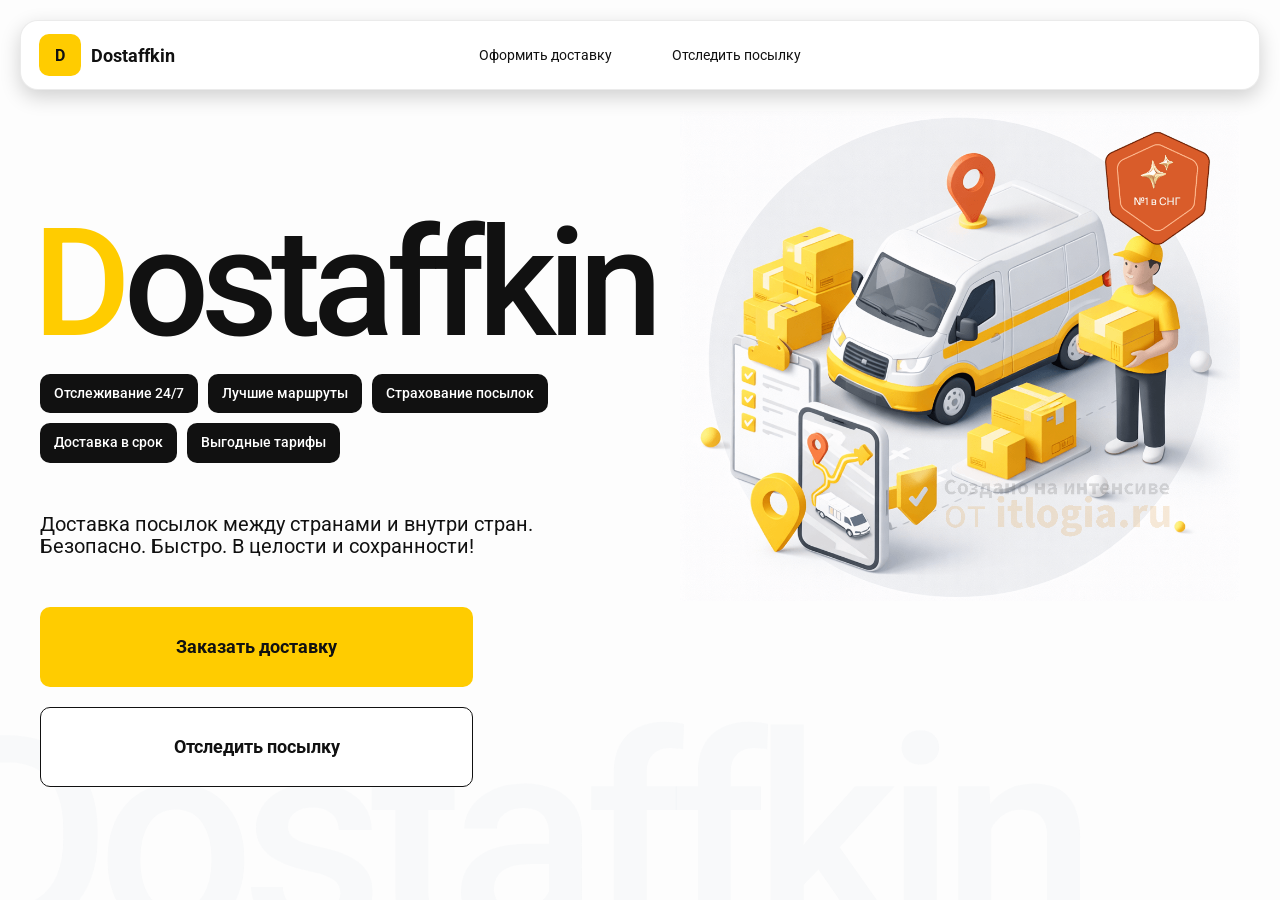
<file: index.html>
<!doctype html>
<html lang="ru">

<head>
    <meta charset="utf-8" />
    <meta name="viewport" content="width=device-width,initial-scale=1,maximum-scale=1,user-scalable=0" />

    <title>Dostaffkin — Доставка посылок между странами и внутри стран. Безопасно. Быстро. В целости и сохранности!
    </title>

    <link rel="stylesheet" href="styles/base.css" />
    <link rel="stylesheet" href="styles/base_adaptive.css" />
    <link rel="stylesheet" href="styles/index.css" />
    <link rel="stylesheet" href="styles/index_adaptive.css" />
</head>

<body>
    <div class="container">
        <header class="header">
            <a class="header-brand" href="#">
                <div class="header-logo">D</div>
                <div class="header-title">Dostaffkin</div>
            </a>
            <nav class="header-menu">
                <a class="header-link" href="./order.html">Оформить <span>доставку</span></a>
                <a class="header-link" href="./track.html">Отследить <span>посылку</span></a>
            </nav>
        </header>
        <main class="main">
            <section class="main-info">
                <div class="main-title">
                    <span>D</span>ostaffkin
                </div>
                <div class="main-features">
                    <div class="main-feature">Отслеживание 24/7</div>
                    <div class="main-feature">Лучшие маршруты</div>
                    <div class="main-feature">Страхование посылок</div>
                    <div class="main-feature">Доставка в срок</div>
                    <div class="main-feature">Выгодные тарифы</div>
                </div>
                <div class="main-description">
                    Доставка посылок между странами и внутри стран.
                    Безопасно. Быстро. В целости и сохранности!
                </div>
                <div class="main-actions">
                    <a class="button" type="button" href="./order.html">Заказать доставку</a>
                    <a class="button button-white" type="button" href="./track.html">Отследить посылку</a>
                </div>
            </section>
            <div class="main-title-ghost">Dostaffkin</div>
            <section class="main-image">
                <img src="images/main-image.png" alt="Main image"/>
            </section>
        </main>

    </div>
</body>

</html>
</file>
<file: styles/base.css>
*, *::before, *::after {
    box-sizing: border-box;
}

@font-face {
    font-family: "Roboto";
    src: url("../fonts/Roboto-Regular.ttf");
    font-weight: normal;
}

@font-face {
    font-family: "Roboto";
    src: url("../fonts/Roboto-Bold.ttf");
    font-weight: bold;
}

@font-face {
    font-family: "Roboto";
    src: url("../fonts/Roboto-Medium.ttf");
    font-weight: 500;
}

html, body {
    margin: 0;
    color: #111111;
    font-family: "Roboto", sans-serif;
}

body {
    background: #FDFDFD;
}

.header {
    border-radius: 18px;
    box-shadow: 0 7px 20px 0 #0000002E;
    backdrop-filter: blur(10px);
    background: #ffffff;
    left: 20px;
    border: 1px solid rgba(0, 0, 0, 0.08);
    position: fixed;
    right: 20px;
    top: 20px;
    padding: 14px 18px;
    height: 70px;
    display: flex;
    align-items: center;
    z-index: 6;
}

.header-brand {
    display: flex;
    align-items: center;
    text-decoration: none;
    gap: 10px;
}

.header-logo {
    width: 42px;
    height: 42px;
    border-radius: 10px;
    background: #FFCC00;
    display: grid;
    place-items: center;
    font-weight: bold;
    color: #111;
}

.header-title {
    font-size: 18px;
    font-weight: bold;
    color: #111111;
    text-decoration: none;
}

.header-menu {
    display: flex;
    align-items: center;
    gap: 60px;
    margin: 0;
    position: absolute;
    left: 50%;
    transform: translateX(-50%);
}

.header-link {
    font-size: 14px;
    color: #111111;
    text-decoration: none;
}

.button {
    border: 0;
    outline: none;
    height: 44px;
    border-radius: 10px;
    font-size: 14px;
    font-weight: bold;
    cursor: pointer;
    font-family: inherit;
    transition: transform .08s ease, opacity .12s ease;
    background: #ffcc00;
    color: #111111;
    text-align: center;
    text-decoration: none;
}

.button:hover {
    background-color: #E5BC19;
}

.button:disabled {
    cursor: not-allowed;
    background-color: #FADE6E;
    color: #787878;
    transform: none;
}

.button.button-white {
    background: #ffffff;
    border: 1px solid #111111;
}

.button.button-white:hover {
    background: rgb(241 241 241);
}

.main-field {
    display: flex;
    align-items: center;
    margin-top: 6px;
    gap: 10px;
    border: 1px solid #1111111A;
    background: #FAFAFA;
    border-radius: 10px;
    padding: 10px 12px;
    position: relative;
    box-sizing: border-box;
    height: 50px;
}

.main-field.textarea {
    height: auto;
}

.main-pin {
    width: 28px;
    height: 28px;
    border-radius: 10px;
    background: rgba(17, 17, 17, 0.08);
    display: grid;
    place-items: center;
    flex: 0 0 auto;
    position: relative;
}

.main-pin::before {
    content: "";
    width: 8px;
    height: 8px;
    border-radius: 999px;
    background: orange;
    opacity: .75;
    display: block;
}

.main-field:last-child .main-pin::before {
    background: green;
    opacity: .85;
}

input, textarea {
    width: 100%;
    border: 0;
    outline: none;
    background: transparent;
    font-size: 14px;
    color: #111111;
    font-family: inherit;
}

textarea {
    resize: vertical;
    min-height: 72px;
    padding: 2px 0;
}

input::placeholder, textarea::placeholder {
    color: #7C7C7C;
}

.main-field:focus-within {
    border-color: rgba(0, 0, 0, 0.20);
    box-shadow: 0 0 0 4px rgba(255, 204, 0, 0.35);
    background: rgba(255, 255, 255, 0.75);
}
</file>
<file: styles/base_adaptive.css>
@media (max-width: 767px) {
    .header {
        left: 10px;
        right: 10px;
        top: 10px;
    }

    .header-link span {
        display: none;
    }

    .header-menu {
        gap: 20px;
        justify-content: flex-start;
        margin: 0 0 0 30px;
        position: static;
        transform: none;
    }
}

@media (max-width: 420px) {
    .header-title {
        display: none;
    }
}

@media (max-width: 374px) {
    .header-menu {
        gap: 10px;
        margin: 0 0 0 10px;
    }
}
</file>
<file: styles/index.css>
.container {
    overflow: hidden;
    min-height: 100vh;
}

.main {
    padding: 111px 40px 40px;
    position: relative;
    display: flex;
}

.main-info {
    max-width: 840px;
    width: 100%;
    position: relative;
}

.main-title {
    margin-top: 98px;
    font-weight: 500;
    font-size: 200px;
    line-height: 1;
    letter-spacing: -0.05em;
    color: #111111;
    left: -15px;
    position: relative;
}

.main-title span {
    color: #ffcc00;
}

.main-features {
    margin-top: 15px;
    display: flex;
    flex-wrap: wrap;
    gap: 10px;
}

.main-feature {
    background: #111111;
    color: #ffffff;
    padding: 12px 14px;
    font-weight: 500;
    font-size: 14px;
    line-height: 1.1;
    border-radius: 10px;
}

.main-description {
    margin-top: 50px;
    max-width: 500px;
    font-size: 20px;
    line-height: 1.1;
    color: #111111;
}

.main-actions {
    margin-top: 50px;
    display: flex;
    flex-direction: column;
    gap: 20px;
}

.main-actions .button {
    height: 80px;
    width: 433px;
    font-size: 18px;
    font-weight: bold;
    place-items: center;
    display: grid;
}

.main-title-ghost {
    position: absolute;
    z-index: -1;
    left: -70px;
    bottom: -150px;
    font-weight: 500;
    font-size: 278px;
    line-height: 1;
    letter-spacing: -0.05em;
    color: #ECEDF04D;
}

.main-image {
    width: 1024px;
    top: 100px;
    z-index: -2;
}

.main-image img {
    width: 100%;
    max-width: 1024px;
    height: auto;
    display: block;
}
</file>
<file: styles/index_adaptive.css>
@media (max-width: 1760px) {
    .main-title {
        font-size: 150px;
        left: -7px;
    }

    .main-info {
        max-width: 640px;
    }
}

@media (max-width: 1200px) {
    .main-info {
        max-width: 540px;
    }

    .main {
        padding: 111px 20px 20px;
    }

    .main-title {
        font-size: 120px;
        left: -4px;
    }

    .main-title-ghost {
        font-size: 220px;
    }
}

@media (max-width: 1024px) {
    .main-title {
        margin-top: 30px;
    }

    .main {
        flex-direction: column-reverse;
    }

    .main-image {
        max-width: 350px;
        position: absolute;
        left: 370px;
        top: 370px;
    }

    .main-info {
        max-width: 100%;
    }

    .main-actions {
        gap: 10px;
    }

    .main-actions .button {
        height: 50px;
        font-size: 14px;
        width: auto;
        max-width: 300px;
    }

    .main-description {
        max-width: 350px;
    }
}

@media (max-width: 570px) {
    .main-title {
        font-size: 88px;
    }

    .main-description {
        max-width: 100%
    }

    .main-actions {
       width: 100%;
    }

    .main-actions .button {
        width: 100%;
        max-width: 100%
    }

    .main-image {
        max-width: 650px;
        position: absolute;
        left: 170px;
        top: 70px;
        opacity: 0.2;
    }
}

@media (max-width: 400px) {
    .main-title {
        font-size: 70px;
    }
}
</file>
